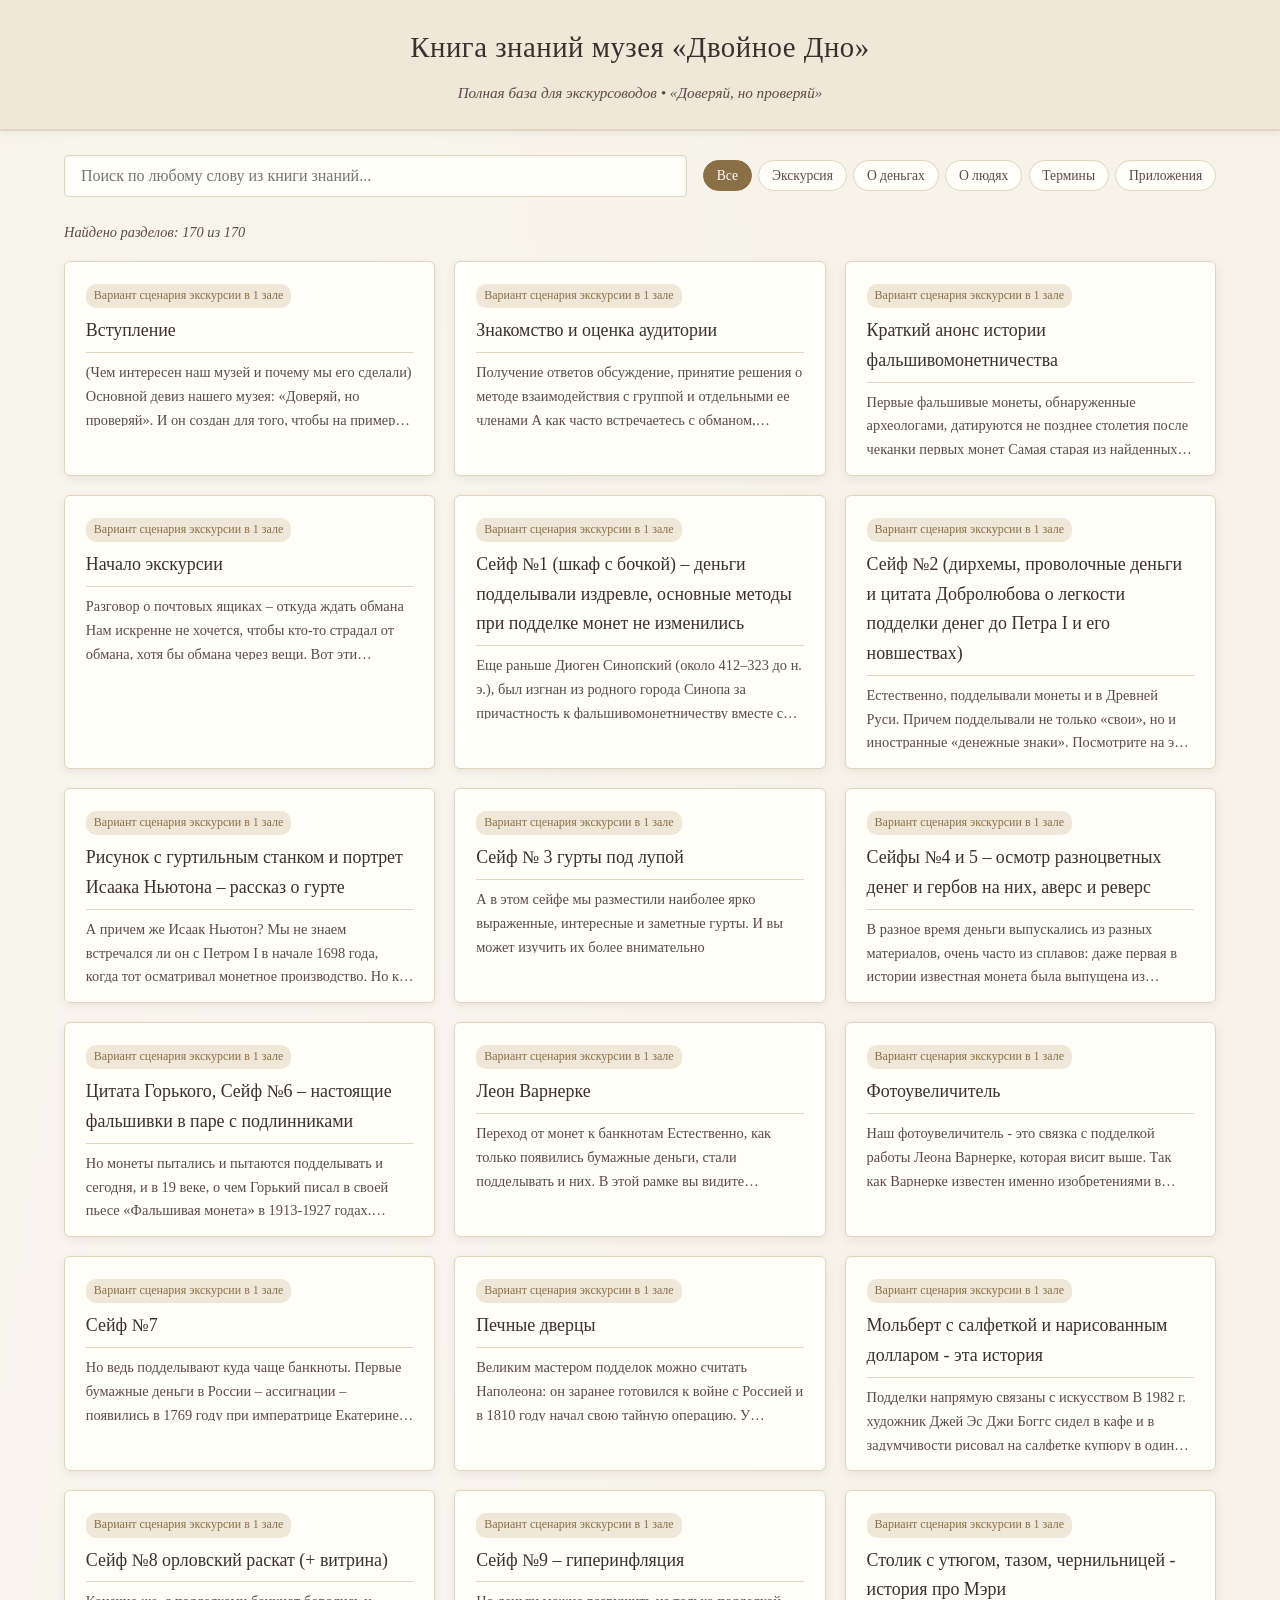
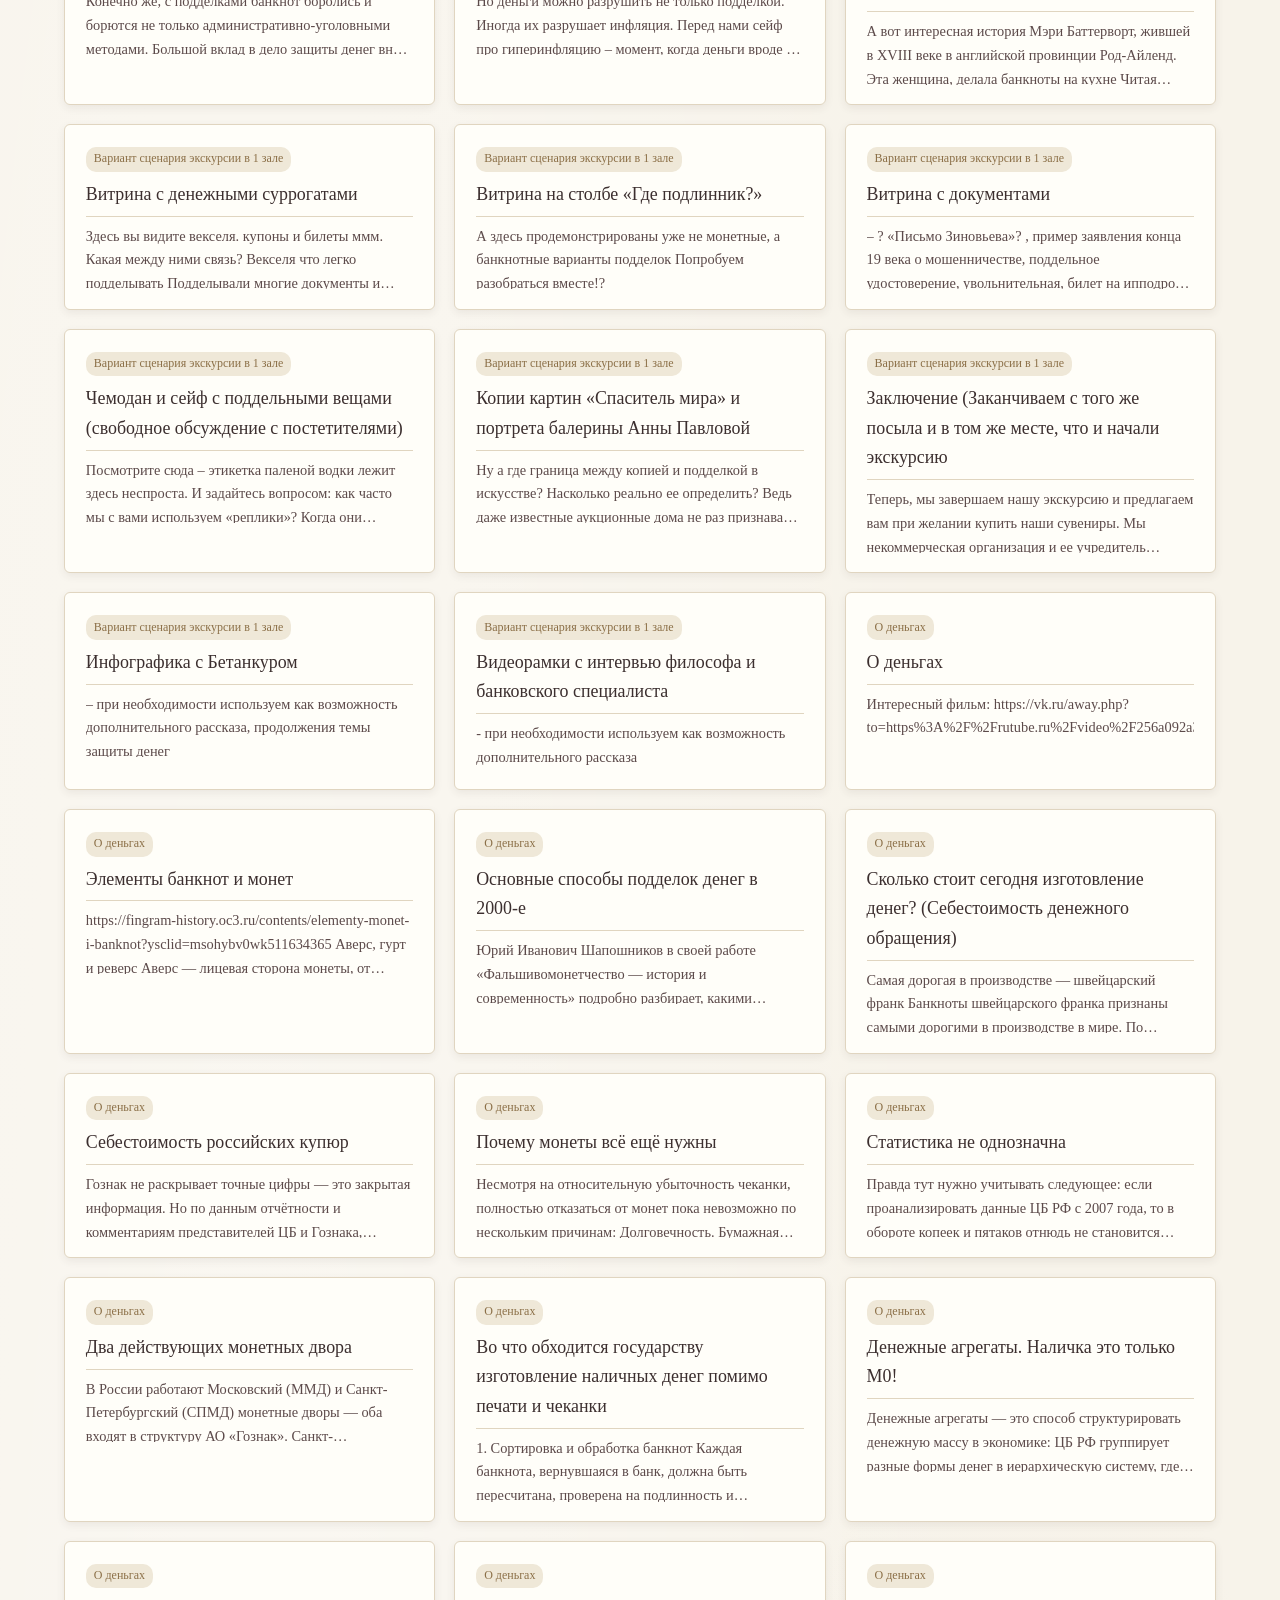
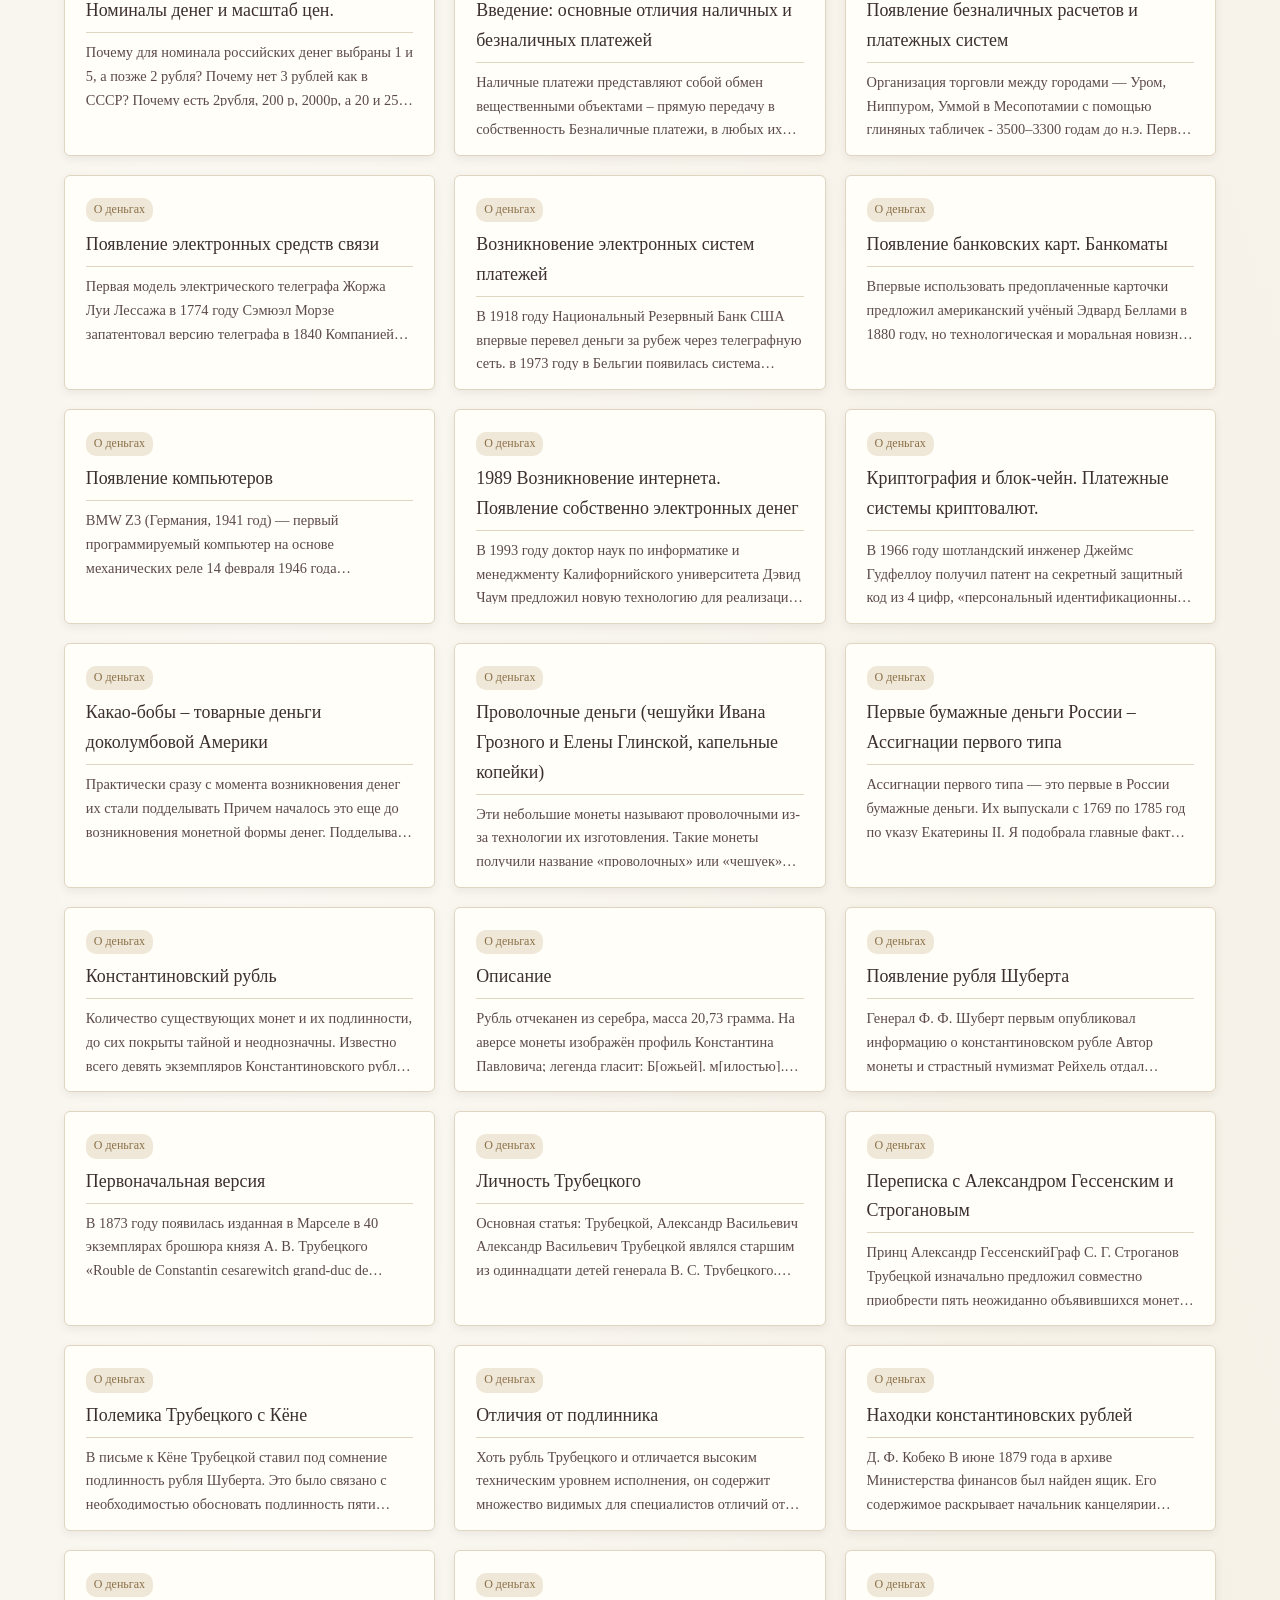
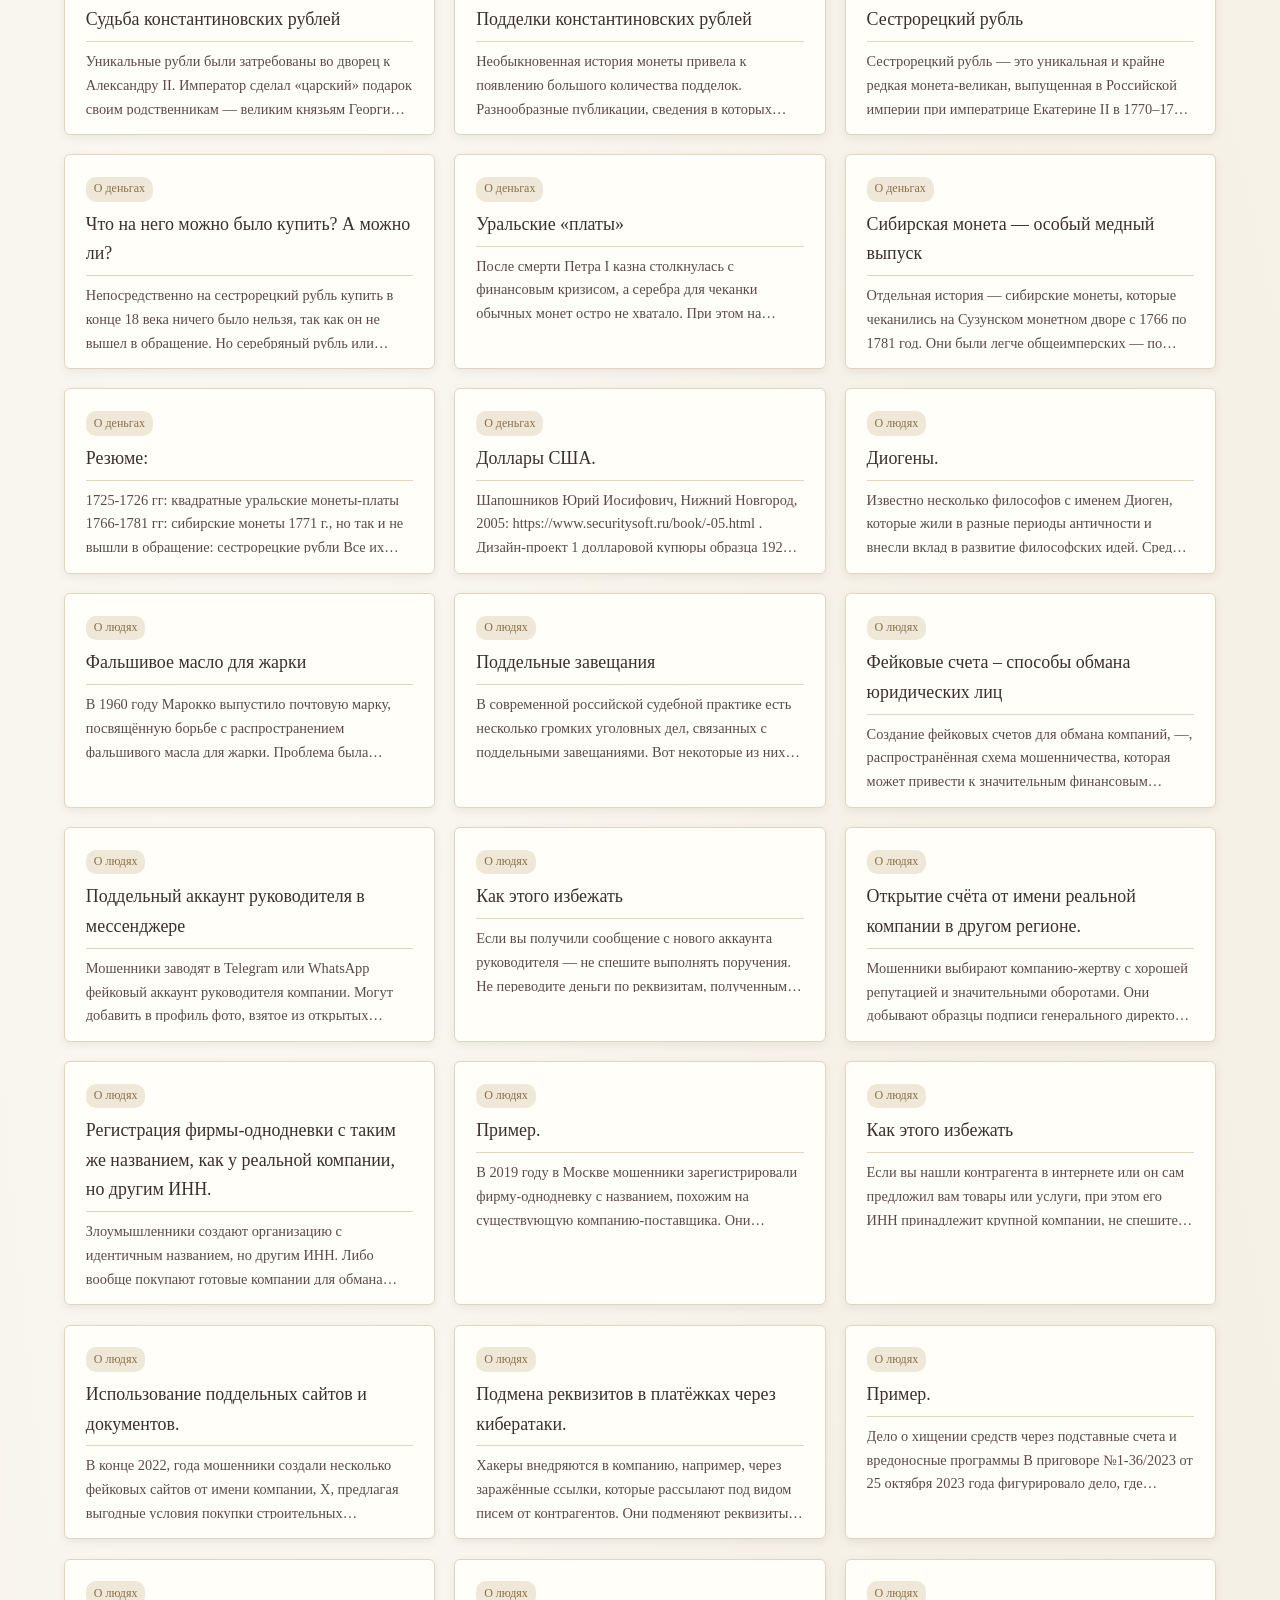
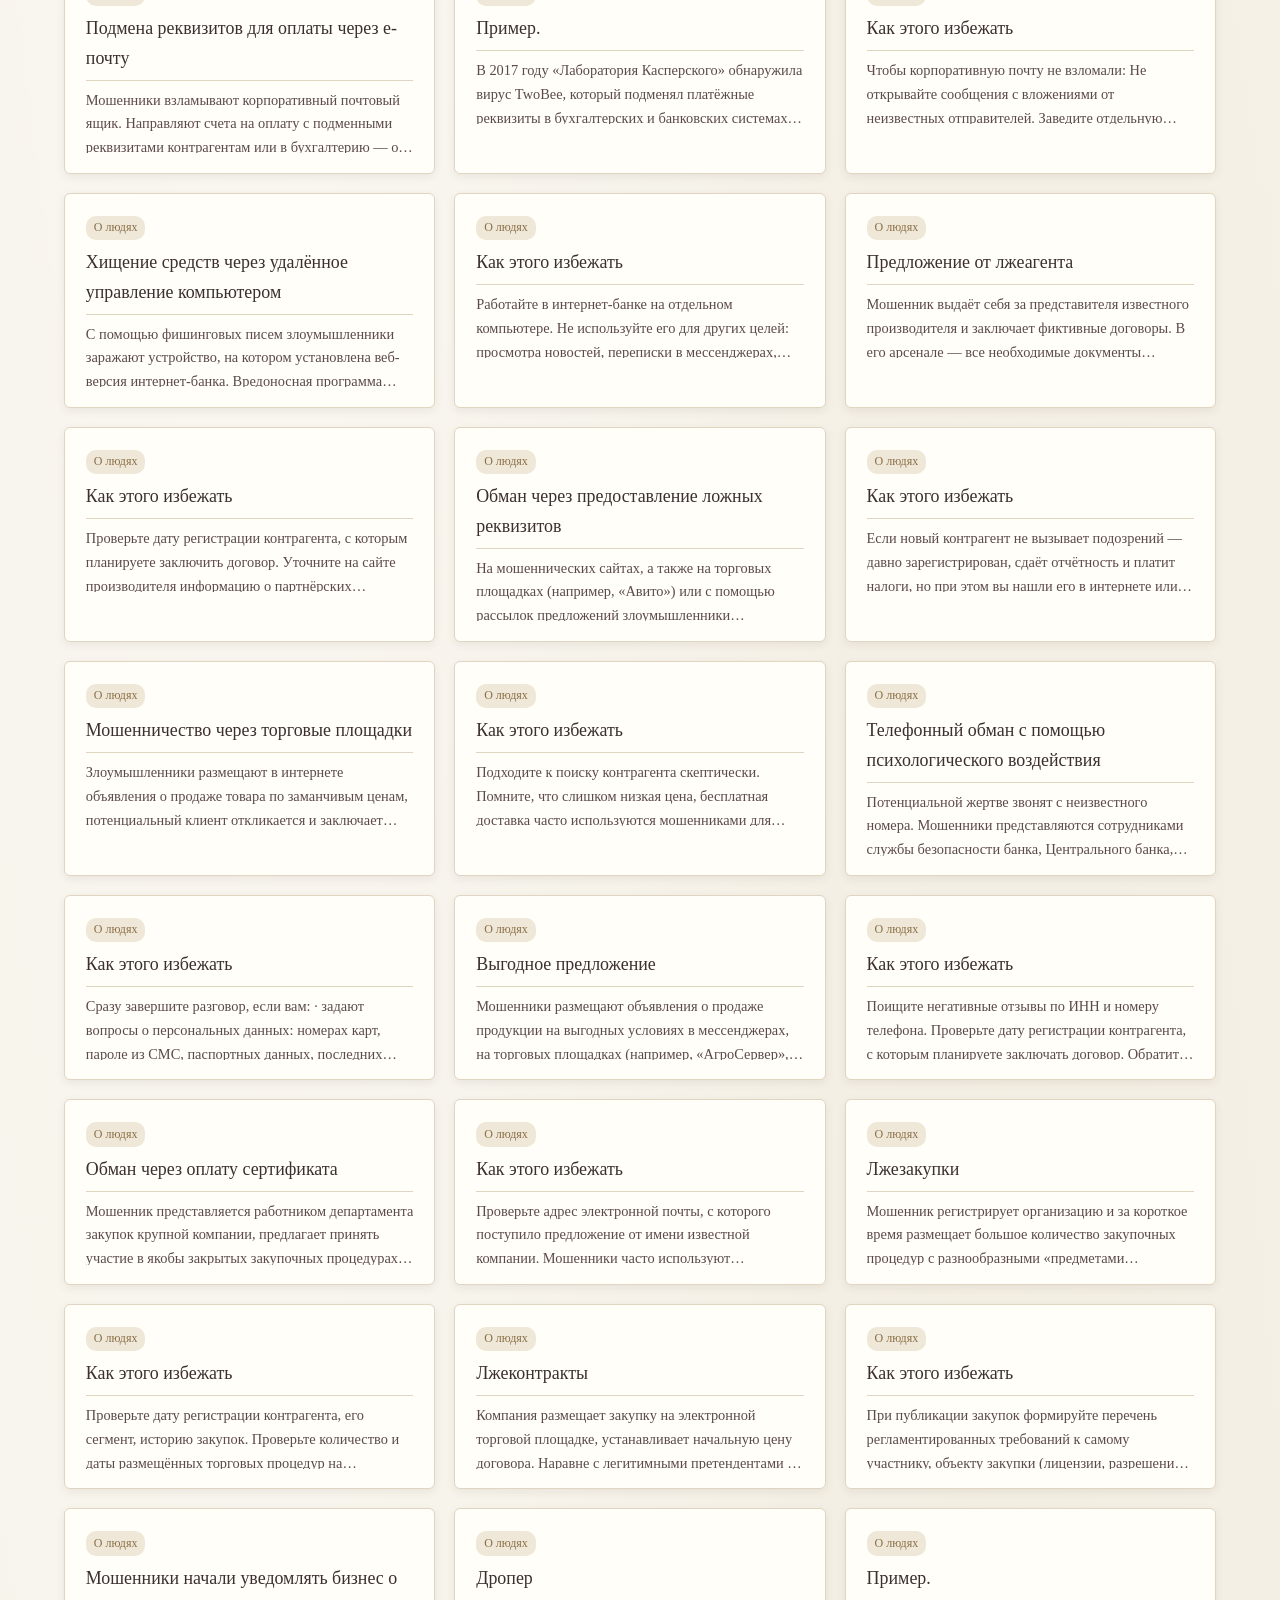
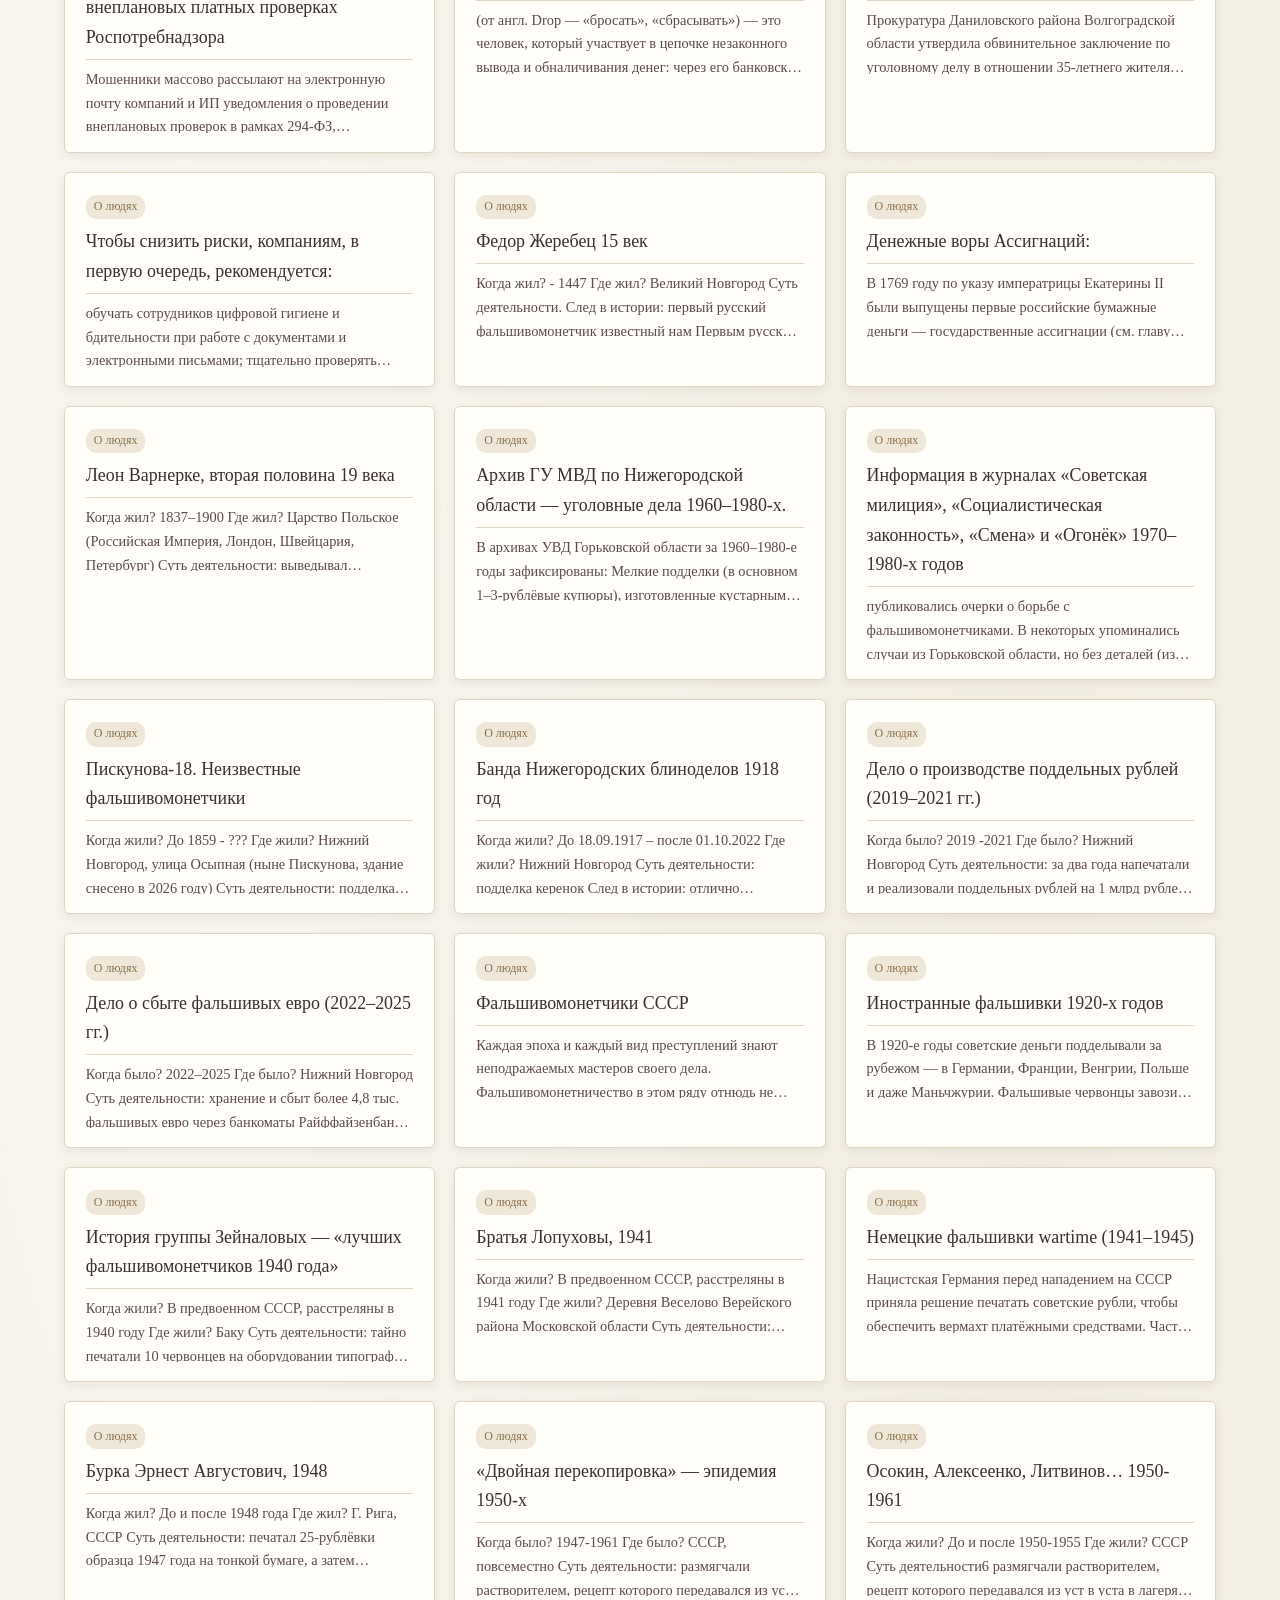
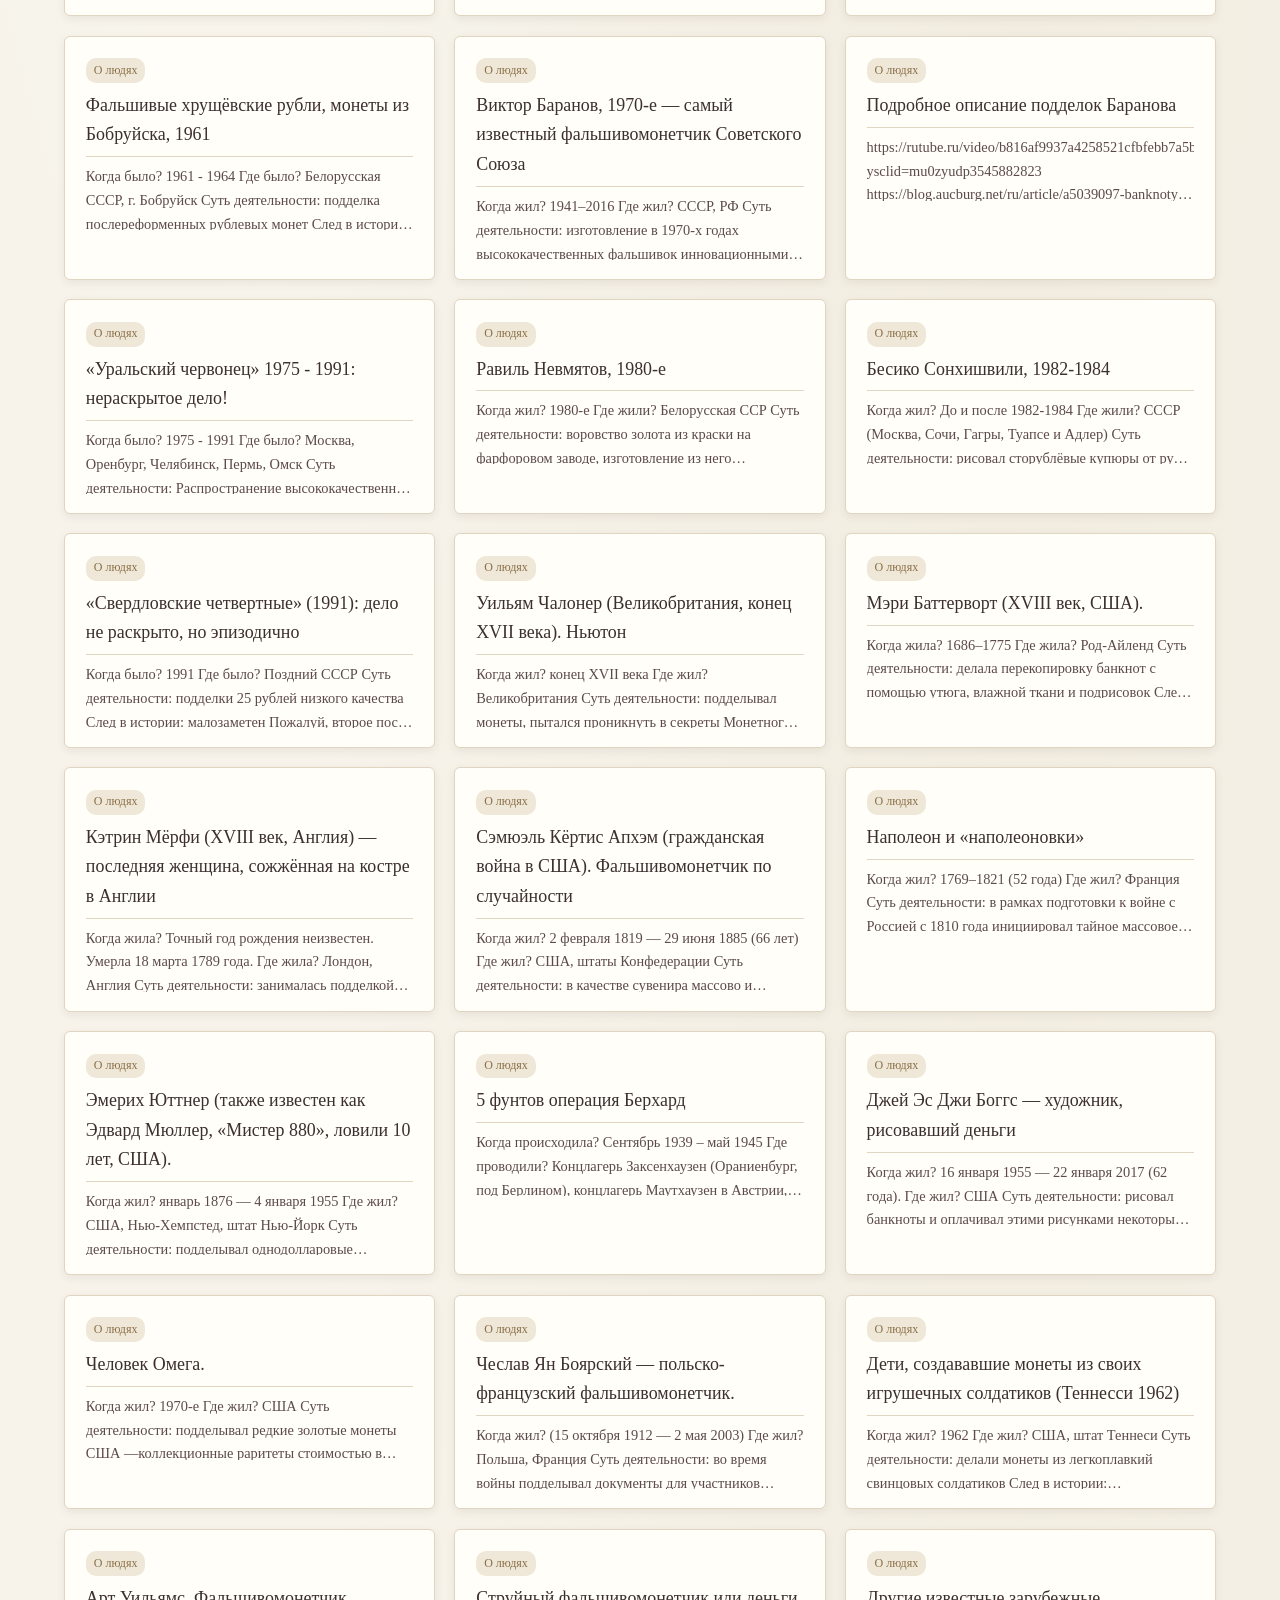
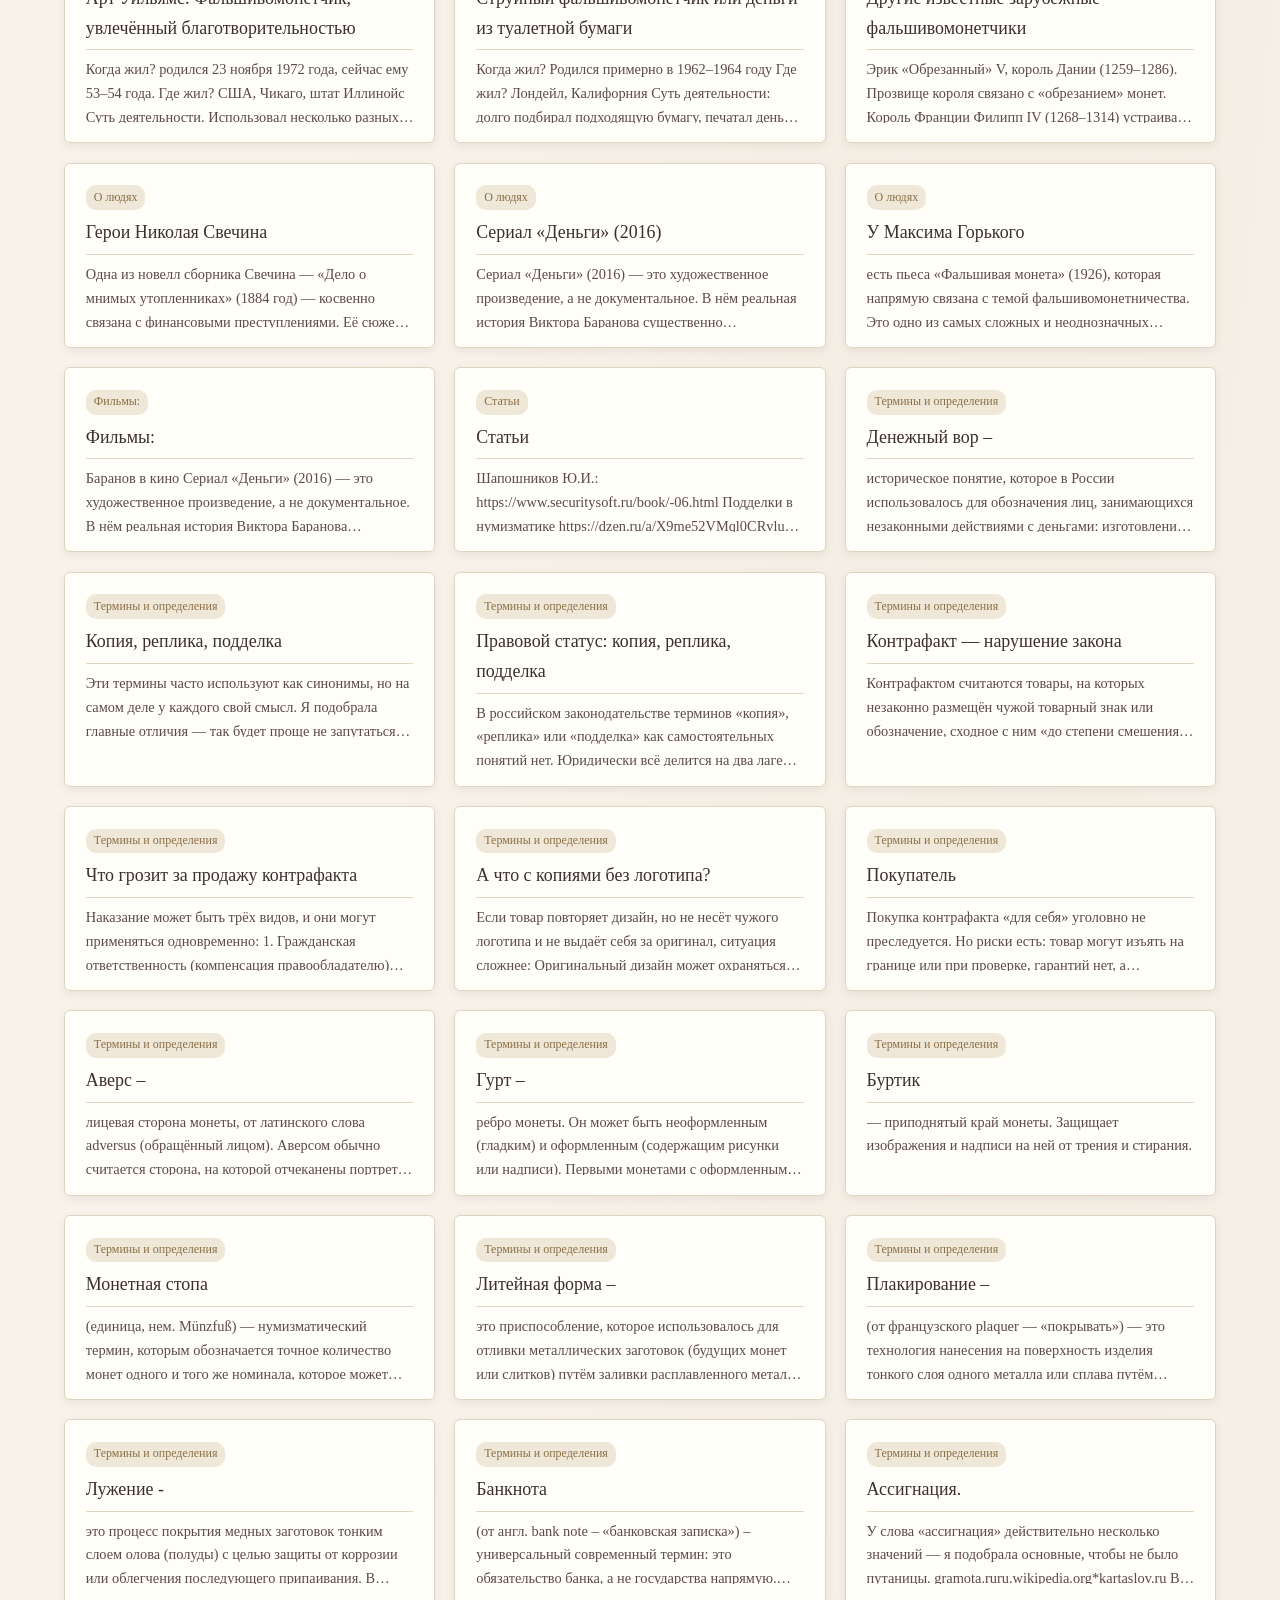
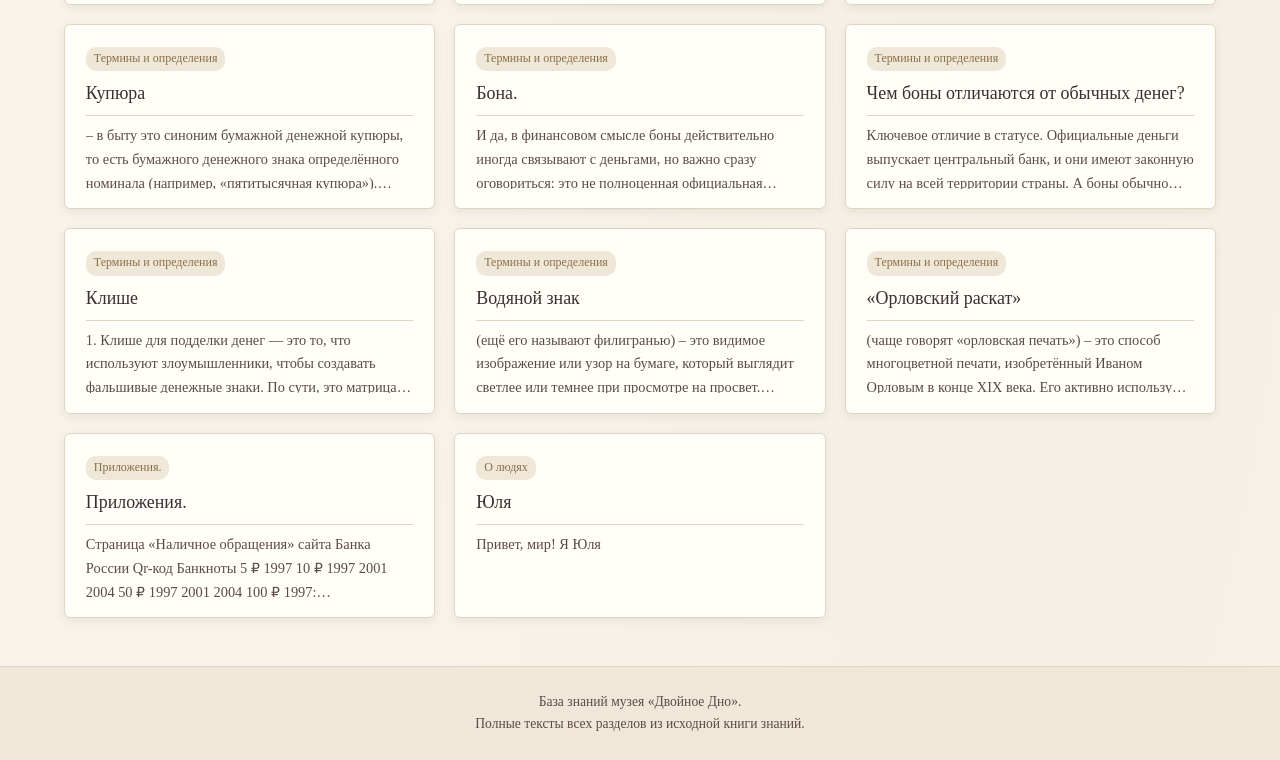
<file: index.html>
<!DOCTYPE html>
<html lang="ru">
<head>
  <meta charset="UTF-8">
  <meta name="viewport" content="width=device-width, initial-scale=1.0">
  <title>База знаний музея «Двойное Дно»</title>
  <link rel="stylesheet" href="styles.css">
</head>
<body>
  <header>
    <h1>Книга знаний музея «Двойное Дно»</h1>
    <p>Полная база для экскурсоводов • «Доверяй, но проверяй»</p>
  </header>

  <div class="controls">
    <input type="text" id="search" placeholder="Поиск по любому слову из книги знаний..." autocomplete="off">
    <div class="filters" id="filters">
      <button class="filter-btn active" data-category="all">Все</button>
      <button class="filter-btn" data-category="Вариант сценария экскурсии в 1 зале">Экскурсия</button>
      <button class="filter-btn" data-category="О деньгах">О деньгах</button>
      <button class="filter-btn" data-category="О людях">О людях</button>
      <button class="filter-btn" data-category="Термины и определения">Термины</button>
      <button class="filter-btn" data-category="Приложения.">Приложения</button>
    </div>
  </div>

  <main>
    <div class="stats" id="stats"></div>
    <div class="cards" id="cards"></div>
  </main>

  <!-- Modal for full text -->
  <div class="modal-overlay" id="modal">
    <div class="modal">
      <div class="modal-header">
        <button class="close-btn" id="closeModal">&times;</button>
        <h2 id="modalTitle"></h2>
        <div class="cat" id="modalCategory"></div>
      </div>
      <div class="modal-body" id="modalBody"></div>
    </div>
  </div>

  <footer>
    База знаний музея «Двойное Дно».<br>
    Полные тексты всех разделов из исходной книги знаний.
  </footer>

  <script src="data.js"></script>
  <script src="app.js"></script>
</body>
</html>
</file>
<file: styles.css>
/* Стили для базы знаний музея «Двойное Дно» — желтоватый «помятый» бумажный стиль */

:root {
  --paper: #f7f3ea;
  --paper-dark: #efe8d8;
  --ink: #3c2f2f;
  --ink-light: #5c4a4a;
  --accent: #8b6f47;
  --accent-light: #c4a574;
  --border: #e0d5c0;
  --shadow: rgba(60, 47, 47, 0.08);
  --highlight: #fff8e1;
}

* {
  box-sizing: border-box;
}

body {
  margin: 0;
  padding: 0;
  font-family: 'Georgia', 'Times New Roman', Times, serif;
  background-color: var(--paper);
  background-image: 
    radial-gradient(ellipse at 20% 30%, rgba(255,255,255,0.4) 0%, transparent 50%),
    radial-gradient(ellipse at 80% 70%, rgba(200,180,140,0.1) 0%, transparent 50%);
  color: var(--ink);
  line-height: 1.65;
  min-height: 100vh;
}

header {
  background: var(--paper-dark);
  border-bottom: 2px solid var(--border);
  padding: 1.5rem 2rem;
  text-align: center;
  box-shadow: 0 2px 6px var(--shadow);
}

header h1 {
  margin: 0 0 0.5rem;
  font-size: 1.8rem;
  font-weight: normal;
  letter-spacing: 0.5px;
  color: var(--ink);
}

header p {
  margin: 0;
  font-size: 0.95rem;
  color: var(--ink-light);
  font-style: italic;
}

.controls {
  max-width: 1200px;
  margin: 1.5rem auto;
  padding: 0 1.5rem;
  display: flex;
  flex-wrap: wrap;
  gap: 1rem;
  align-items: center;
}

#search {
  flex: 1;
  min-width: 250px;
  padding: 0.7rem 1rem;
  font-family: inherit;
  font-size: 1rem;
  border: 1px solid var(--border);
  border-radius: 4px;
  background: #fffef8;
  color: var(--ink);
  box-shadow: inset 0 1px 3px var(--shadow);
}

#search:focus {
  outline: 2px solid var(--accent-light);
  border-color: var(--accent);
}

.filters {
  display: flex;
  flex-wrap: wrap;
  gap: 0.4rem;
}

.filter-btn {
  padding: 0.4rem 0.8rem;
  font-family: inherit;
  font-size: 0.85rem;
  background: #fffef8;
  border: 1px solid var(--border);
  border-radius: 20px;
  color: var(--ink-light);
  cursor: pointer;
  transition: all 0.2s;
}

.filter-btn:hover,
.filter-btn.active {
  background: var(--accent);
  color: #fff;
  border-color: var(--accent);
}

main {
  max-width: 1200px;
  margin: 0 auto 3rem;
  padding: 0 1.5rem;
}

.stats {
  font-size: 0.9rem;
  color: var(--ink-light);
  margin-bottom: 1rem;
  font-style: italic;
}

.cards {
  display: grid;
  grid-template-columns: repeat(auto-fill, minmax(340px, 1fr));
  gap: 1.2rem;
}

.card {
  background: #fffef9;
  border: 1px solid var(--border);
  border-radius: 6px;
  padding: 1.2rem 1.3rem;
  box-shadow: 0 3px 8px var(--shadow);
  transition: transform 0.15s, box-shadow 0.15s;
  cursor: pointer;
  position: relative;
}

.card:hover {
  transform: translateY(-2px);
  box-shadow: 0 5px 14px var(--shadow);
}

.card h3 {
  margin: 0 0 0.5rem;
  font-size: 1.12rem;
  color: var(--ink);
  font-weight: normal;
  border-bottom: 1px solid var(--border);
  padding-bottom: 0.4rem;
}

.card .preview {
  font-size: 0.9rem;
  color: var(--ink-light);
  max-height: 4.5em;
  overflow: hidden;
  text-overflow: ellipsis;
  display: -webkit-box;
  -webkit-line-clamp: 3;
  -webkit-box-orient: vertical;
}

.card .category-badge {
  display: inline-block;
  font-size: 0.75rem;
  background: var(--paper-dark);
  color: var(--accent);
  padding: 0.15rem 0.5rem;
  border-radius: 10px;
  margin-bottom: 0.5rem;
}

.no-results {
  text-align: center;
  padding: 3rem;
  color: var(--ink-light);
  font-style: italic;
}

/* Modal for full text */
.modal-overlay {
  display: none;
  position: fixed;
  top: 0;
  left: 0;
  width: 100%;
  height: 100%;
  background: rgba(60, 47, 47, 0.6);
  z-index: 1000;
  overflow-y: auto;
  padding: 2rem 1rem;
}

.modal-overlay.active {
  display: flex;
  justify-content: center;
  align-items: flex-start;
}

.modal {
  background: #fffef9;
  max-width: 900px;
  width: 100%;
  margin: 1rem auto 3rem;
  border-radius: 8px;
  box-shadow: 0 10px 40px rgba(0,0,0,0.2);
  border: 1px solid var(--border);
  position: relative;
}

.modal-header {
  padding: 1.5rem 2rem 1rem;
  border-bottom: 1px solid var(--border);
  background: var(--paper-dark);
  border-radius: 8px 8px 0 0;
  position: sticky;
  top: 0;
  z-index: 1;
}

.modal-header h2 {
  margin: 0 0 0.5rem;
  font-size: 1.5rem;
  font-weight: normal;
  color: var(--ink);
}

.modal-header .cat {
  font-size: 0.9rem;
  color: var(--accent);
  font-style: italic;
}

.close-btn {
  position: absolute;
  top: 1rem;
  right: 1.5rem;
  background: none;
  border: none;
  font-size: 1.8rem;
  cursor: pointer;
  color: var(--ink-light);
  line-height: 1;
}

.close-btn:hover {
  color: var(--ink);
}

.modal-body {
  padding: 1.5rem 2rem 2rem;
  font-size: 1.05rem;
  line-height: 1.75;
}

.modal-body p {
  margin: 0.8rem 0;
}

.modal-body h3, .modal-body h4 {
  margin: 1.5rem 0 0.5rem;
  color: var(--accent);
}

footer {
  text-align: center;
  padding: 1.5rem;
  font-size: 0.85rem;
  color: var(--ink-light);
  border-top: 1px solid var(--border);
  background: var(--paper-dark);
}

.highlight {
  background: var(--highlight);
  padding: 0 2px;
  border-radius: 2px;
}

@media (max-width: 700px) {
  .controls {
    flex-direction: column;
    align-items: stretch;
  }
  .cards {
    grid-template-columns: 1fr;
  }
  header h1 {
    font-size: 1.5rem;
  }
  .modal {
    margin: 0;
    border-radius: 0;
  }
  .modal-header, .modal-body {
    padding: 1rem;
  }
}
</file>
